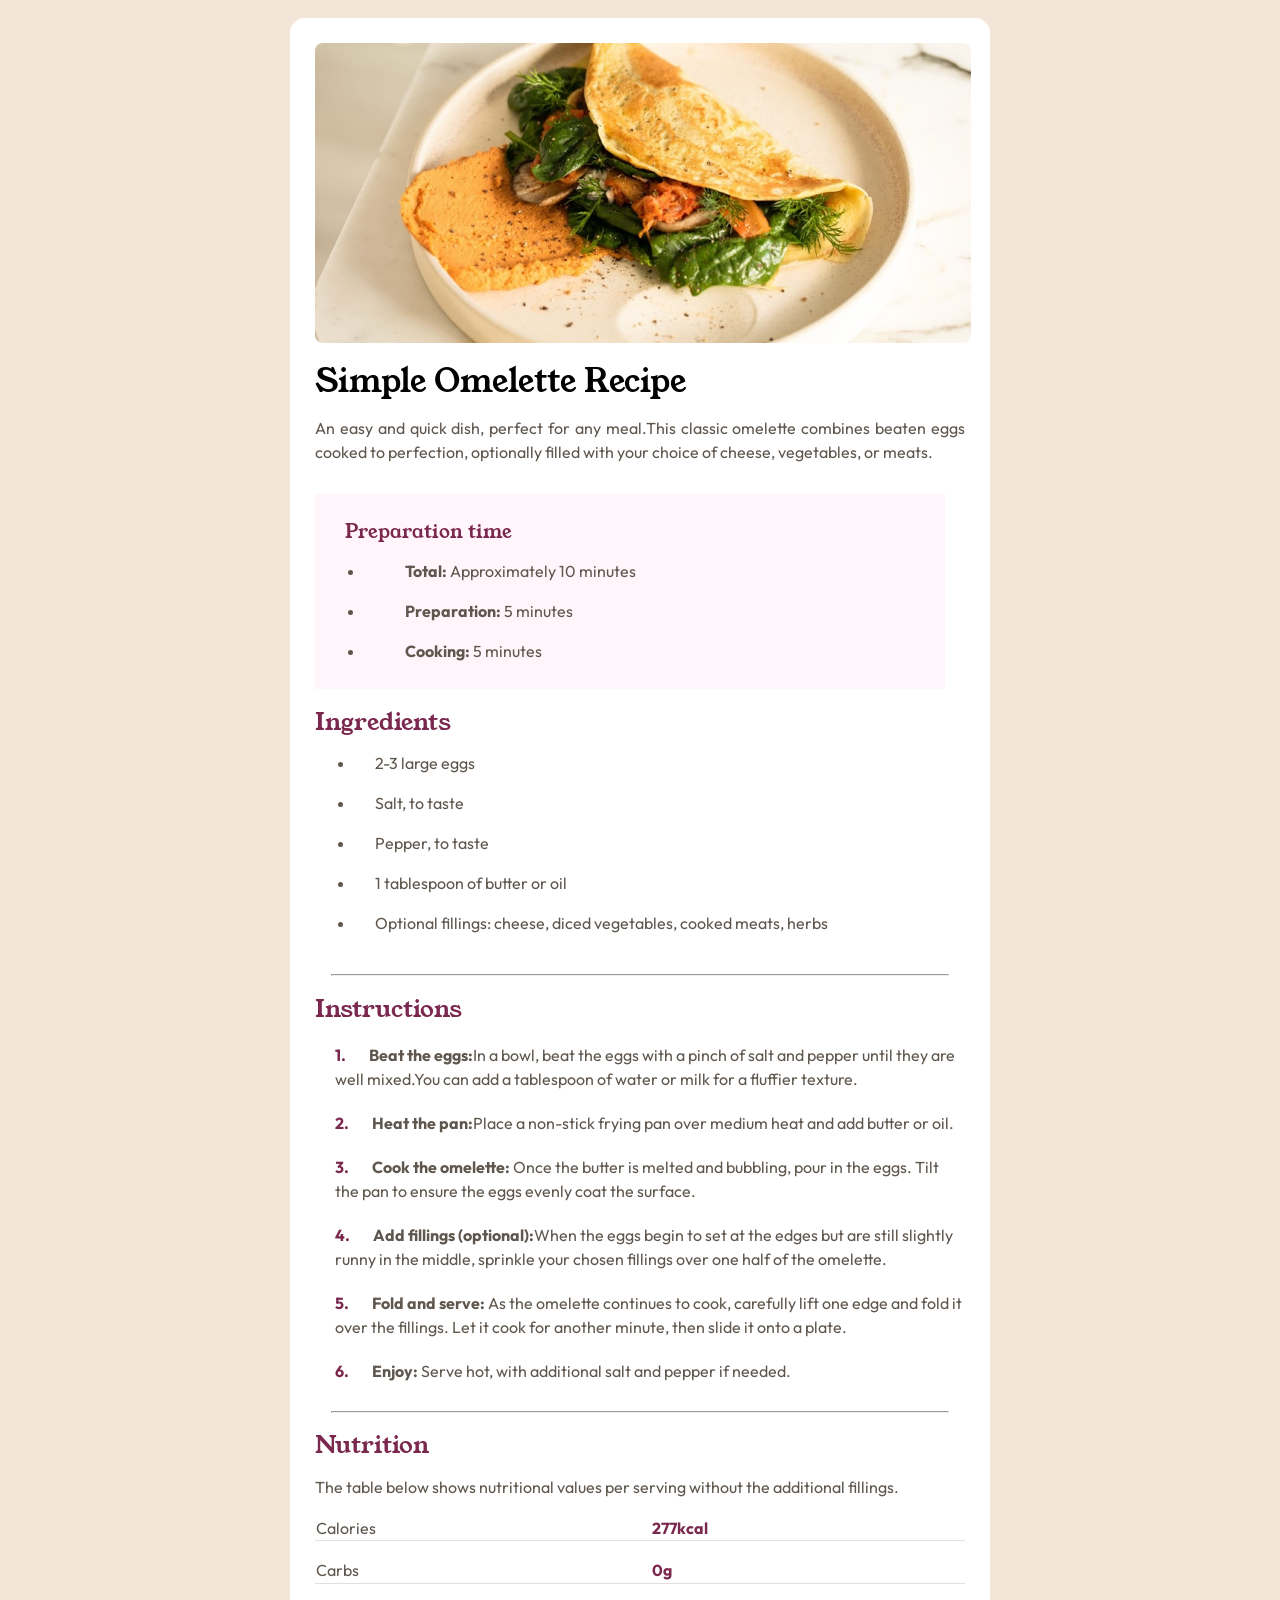
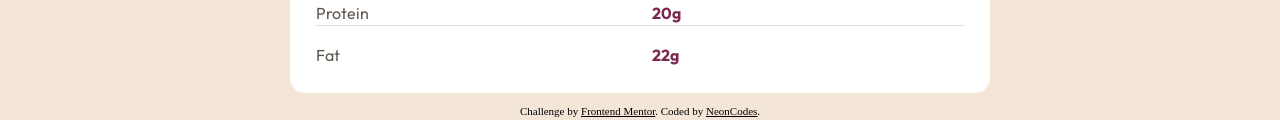
<file: index.html>
<!DOCTYPE html>
<html lang="en">
  <head>
  <meta charset="UTF-8">
  <meta name="viewport" content="width=device-width, initial-scale=1.0">

  <link rel="icon" type="image/png" sizes="32x32" href="./assets/images/favicon-32x32.png">
  
  <title>Frontend Mentor | Recipe page</title>

  <style>
    .attribution { font-size: 11px; text-align: center; }
    .attribution a { color: hsl(228, 45%, 44%); }
  </style>
  <link rel="stylesheet" href="style.css">
  </head>
  <body>
  <main class="card">
    <img src="assets/images/image-omelette.jpeg"alt="omelette"> 
    
    <h1>Simple Omelette Recipe</h1>
    <p class="introduction1">
     An easy and quick dish, perfect for any meal.This classic omelette combines beaten eggs cooked  to perfection, optionally filled with your choice of cheese, vegetables, or meats. 
    </p> 
      
    <section class="paragraph1">
     <h3>Preparation time</h3>
     <ul class="preparation-time_list">
        <li><strong>Total:</strong> Approximately 10 minutes
        </li>
     </ul>
     <ul>
        <li><strong>Preparation:</strong> 5 minutes
        </li>
     </ul>
      <ul>
        <li><strong>Cooking:</strong> 5 minutes
        </li>
     </ul>
    </section>
    
    <section class="paragraph2">
      <h2>Ingredients </h2>
      <ul>
        <li>2-3 large eggs</li>
      </ul>
      
      <ul>
        <li>Salt, to taste</li>
      </ul>
      
      <ul>
        <li>Pepper, to taste</li>
      </ul>
      
      <ul>
        <li>  1 tablespoon of butter or oil</li>
      </ul>
      
      <ul>
        <li>Optional fillings: cheese, diced vegetables, cooked meats, herbs</li>
      </ul>
    </section>

    <hr>
    <section class="paragraph3">
     <h2>Instructions</h2>
      <ol>
      <li class="step1">
        <strong>Beat the eggs:</strong>In a bowl, beat the eggs with a pinch of salt and pepper until they are well mixed.You can add a tablespoon of water or milk for a fluffier texture.
      </li>
      <li class="step2"><strong>Heat the pan:</strong>Place a non-stick frying pan over medium heat and add butter or oil.
      </li>
       <li class="step3"> <strong>Cook the omelette:</strong> Once the butter is melted and bubbling, pour in the eggs. Tilt the pan to ensure 
         the eggs evenly coat the surface.
      </li>
      <li class="step4"><strong>Add fillings (optional):</strong>When the eggs begin to set at the edges but are still slightly runny in the 
       middle, sprinkle your chosen fillings over one half of the omelette.
      </li>
      <li class="step5">
          <strong>Fold and serve:</strong> As the omelette continues to cook, carefully lift one edge and fold it over the 
        fillings. Let it cook for another minute, then slide it onto a plate.
      </li>
      <li class="step6">
        <strong>Enjoy:</strong> Serve hot, with additional salt and pepper if needed.
      </li>
    </ol>
    </section>

 <hr>

   <section class="paragraph4">
    <h2>Nutrition</h2>
   <p>The table below shows nutritional values per serving without the additional fillings.
   </p>
   <table style="width: 100%;">
    <tr>
   <td><p>Calories</p></td>
   <td><p class="calories">277kcal</p></td>
  </tr>
  <tr class="bordered"></tr>
   <tr>
    <td><p> Carbs</p></td>
    <td><p class="carbs">0g</p></td>
  </tr>
  <tr class="bordered"></tr>
  <tr>
    <td><p>Protein</p></td>
    <td><p class="protein">20g</p></td>
  </tr>
  <tr class="bordered"></tr>
  <tr>
    <td><p> Fat</p></td>
   <td><p class="fat">22g</p></td>
  </tr>
  </table>
   </section>
  </main>
  </body>
  <footer>
    <div class="attribution">
     Challenge by <a href="https://www.frontendmentor.io?ref=challenge" target="_blank">Frontend Mentor</a>. 
     Coded by <a href="#">NeonCodes</a>.
    </div>
  </footer>
 
</html>
</file>
<file: style.css>
@import url('https://fonts.googleapis.com/css2?family=Outfit:wght@100..900&family=Young+Serif&display=swap');

/* Box sizing rules */
*,
*::before,
*::after {
  box-sizing: border-box;
}

/* Prevent font size inflation */
html {
  -moz-text-size-adjust: none;
  -webkit-text-size-adjust: none;
  text-size-adjust: none;
}

/* Remove default margin in favour of better control in authored CSS */
body, h1, h2, h3, h4, p,
figure, blockquote, dl, dd {
  margin-block-end: 0;
}

/* Remove list styles on ul, ol elements with a list role, which suggests default styling will be removed */
ul[role='list'],
ol[role='list'] {
  list-style: none;
}

/* Set core body defaults */
body {
  min-height: 100vh;
  line-height: 1.5;
}

/* Set shorter line heights on headings and interactive elements */
h1, h2, h3, h4,
button, input, label {
  line-height: 1.1;
}

/* Balance text wrapping on headings */
h1, h2,
h3, h4 {
  text-wrap: balance;
}

/* A elements that don't have a class get default styles */
a:not([class]) {
  text-decoration-skip-ink: auto;
  color: currentColor;
}

/* Make images easier to work with */
img,
picture {
  max-width: 100%;
  display: block;
}

/* Inherit fonts for inputs and buttons */
input, button,
textarea, select {
  font-family: inherit;
  font-size: inherit;
}

/* Make sure textareas without a rows attribute are not tiny */
textarea:not([rows]) {
  min-height: 10em;
}

/* Anything that has been anchored to should have extra scroll margin */
:target {
  scroll-margin-block: 5ex;
}
/*beginning of css styling*/


html{
  background-color: hsl(30, 54%, 90%);
}

img{
  max-width: 700px; 
  max-height: 300px;
  border-radius: 8px;
  align-self: center;
}

h1,h2,h3{
  font-family: "Young Serif", serif;
  font-weight: 400;
}

strong, li{
  font-family: "Outfit";
  color: hsl(30, 10%, 34%);
}

.introduction1{
font-family: "Outfit", serif;
font-weight: 400;
color:hsl(30, 10%, 34%);
font-size: 1rem;
text-align: justify;
padding-bottom: 30px;
}

.paragraph1{
  background-color: hsl(330, 100%, 98%); 
  max-width: 630px;
  max-height:300px;
  padding:10px;
}

h2,h3{
color:hsl(332, 51%, 32%) ;
}

h3,li,strong{
  padding-left: 20px;
}

.paragraph2{
  padding-bottom:15px;
}
hr{
  color:hsl(30, 18%, 87%);
  width: 95%;
}

ol { 
  list-style: none; 
  counter-reset: num;
  padding: 0; 
  margin: 0;
} 

ol li { 
  counter-increment: num; 
} 

ol li::before { 
  content: counter(num) ". "; 
  color: hsl(332, 51%, 32%) ;
  font-weight: bold;
 }

 .step1,.step2,.step3,.step4,.step5,.step6{
  padding-bottom: 20px;
 }
 .step1{
  padding-top: 20px;
 }

p{
  font-family: "Outfit";
  color:hsl(30, 10%, 34%);
}

.calories,.carbs,.protein,.fat{
  color: hsl(332, 51%, 32%) ;
  font-weight: bold;
}

/*.containercalories,.containercarbs,.containerprotein,.containerfat {
 display: flex;
  flex-direction: row;
  align-items:flex-start;
  justify-content:flex-start;
  gap: 250px;
  padding-left: 50px;
}*/
td{
  border: 1px white;
}

table {
  border-collapse: collapse;
}

.bordered {
  border-bottom: 1pt solid hsl(30, 18%, 87%);
}
main{
 max-width: 700px;
 max-height: 1800px;
 padding: 25px;
 margin:10px;
 border-radius: 15px;
 background-color: white;
}

body{
  display: flex;
  flex-direction: column;
  align-items: center;
  justify-content: center;
}
</file>
